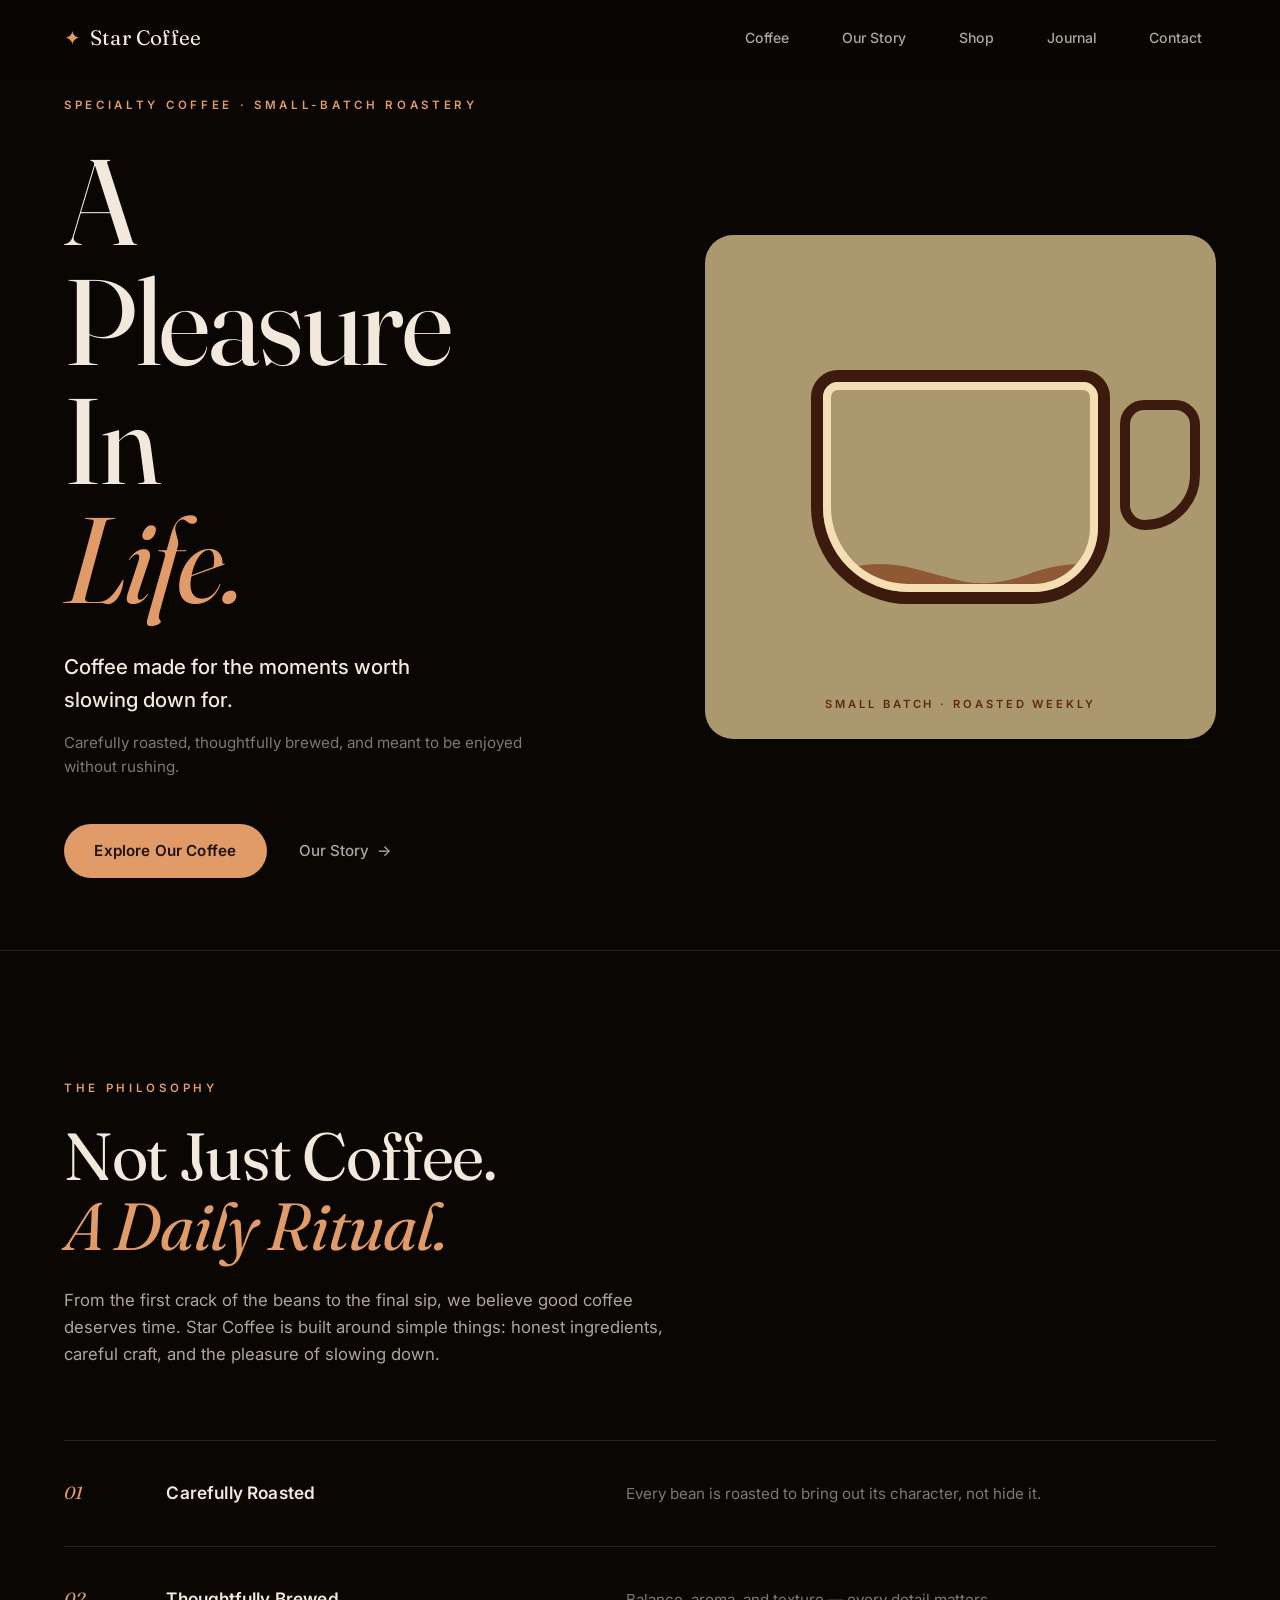
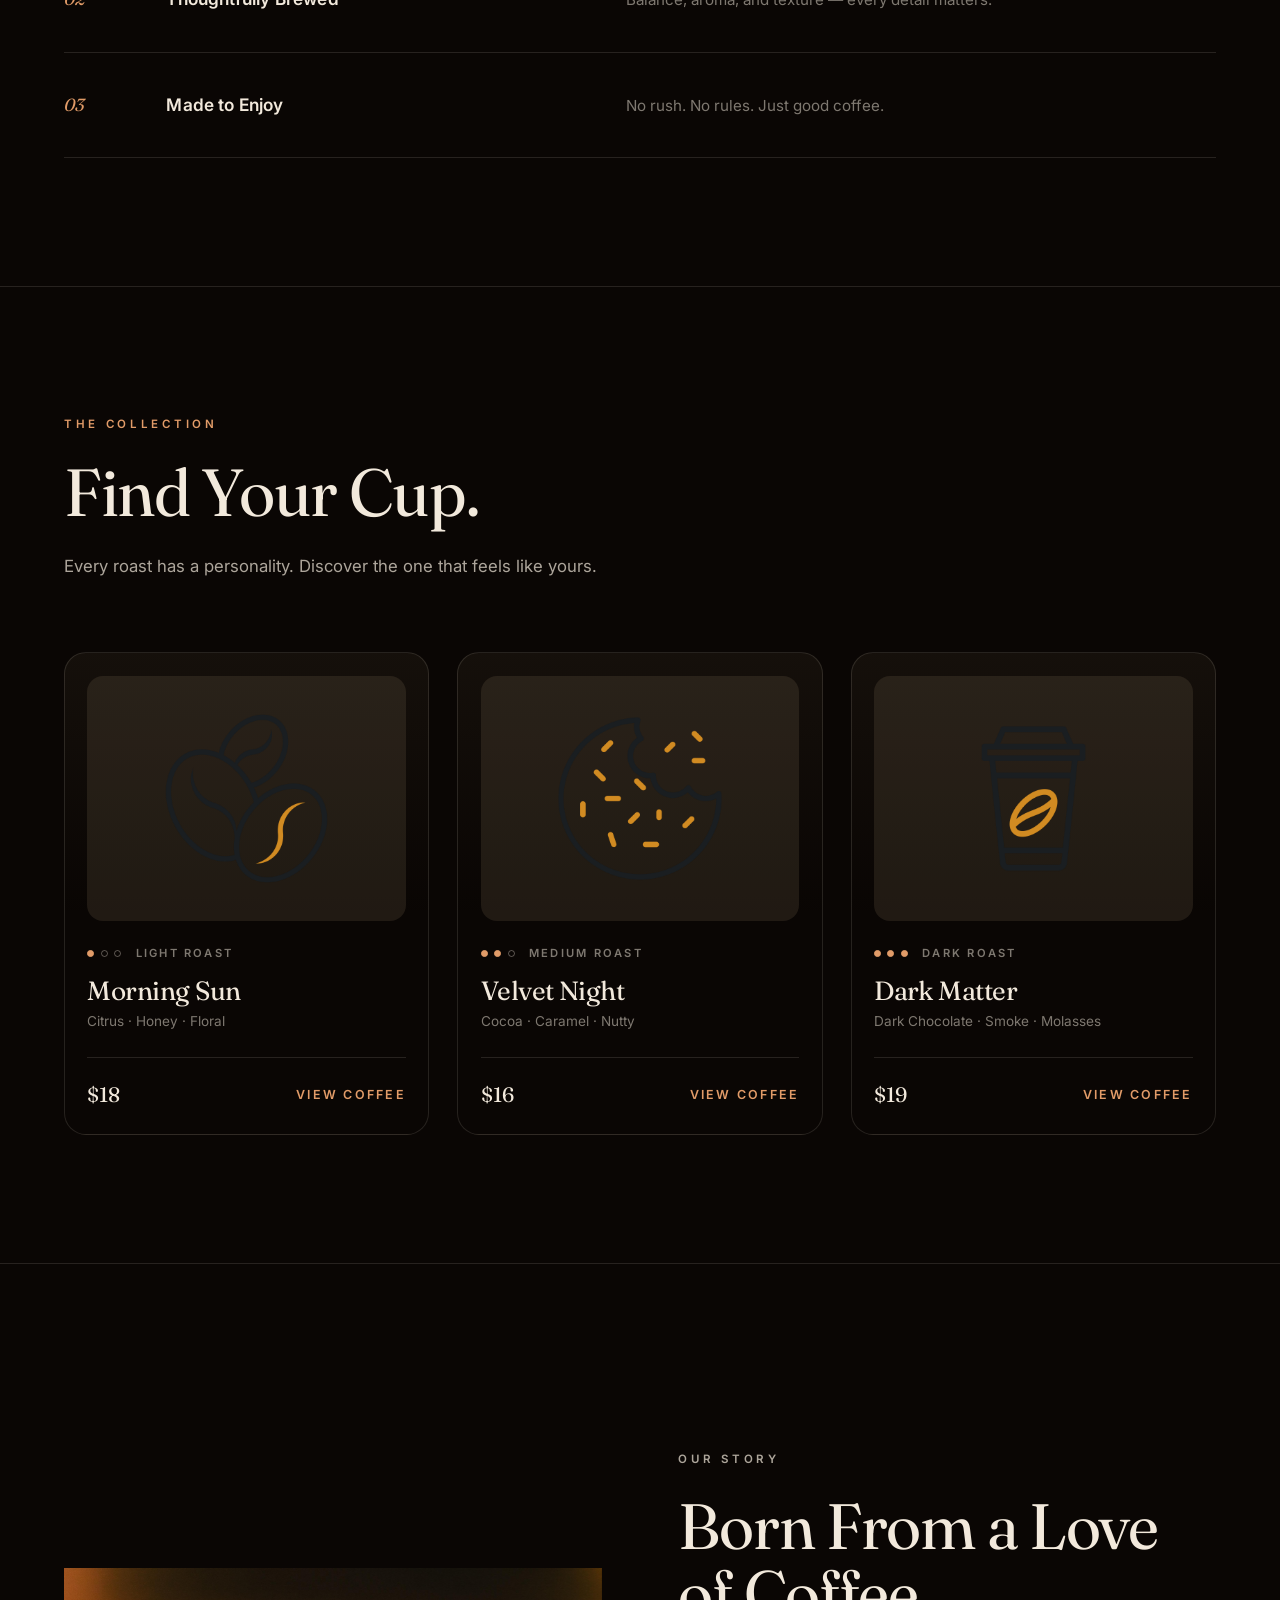
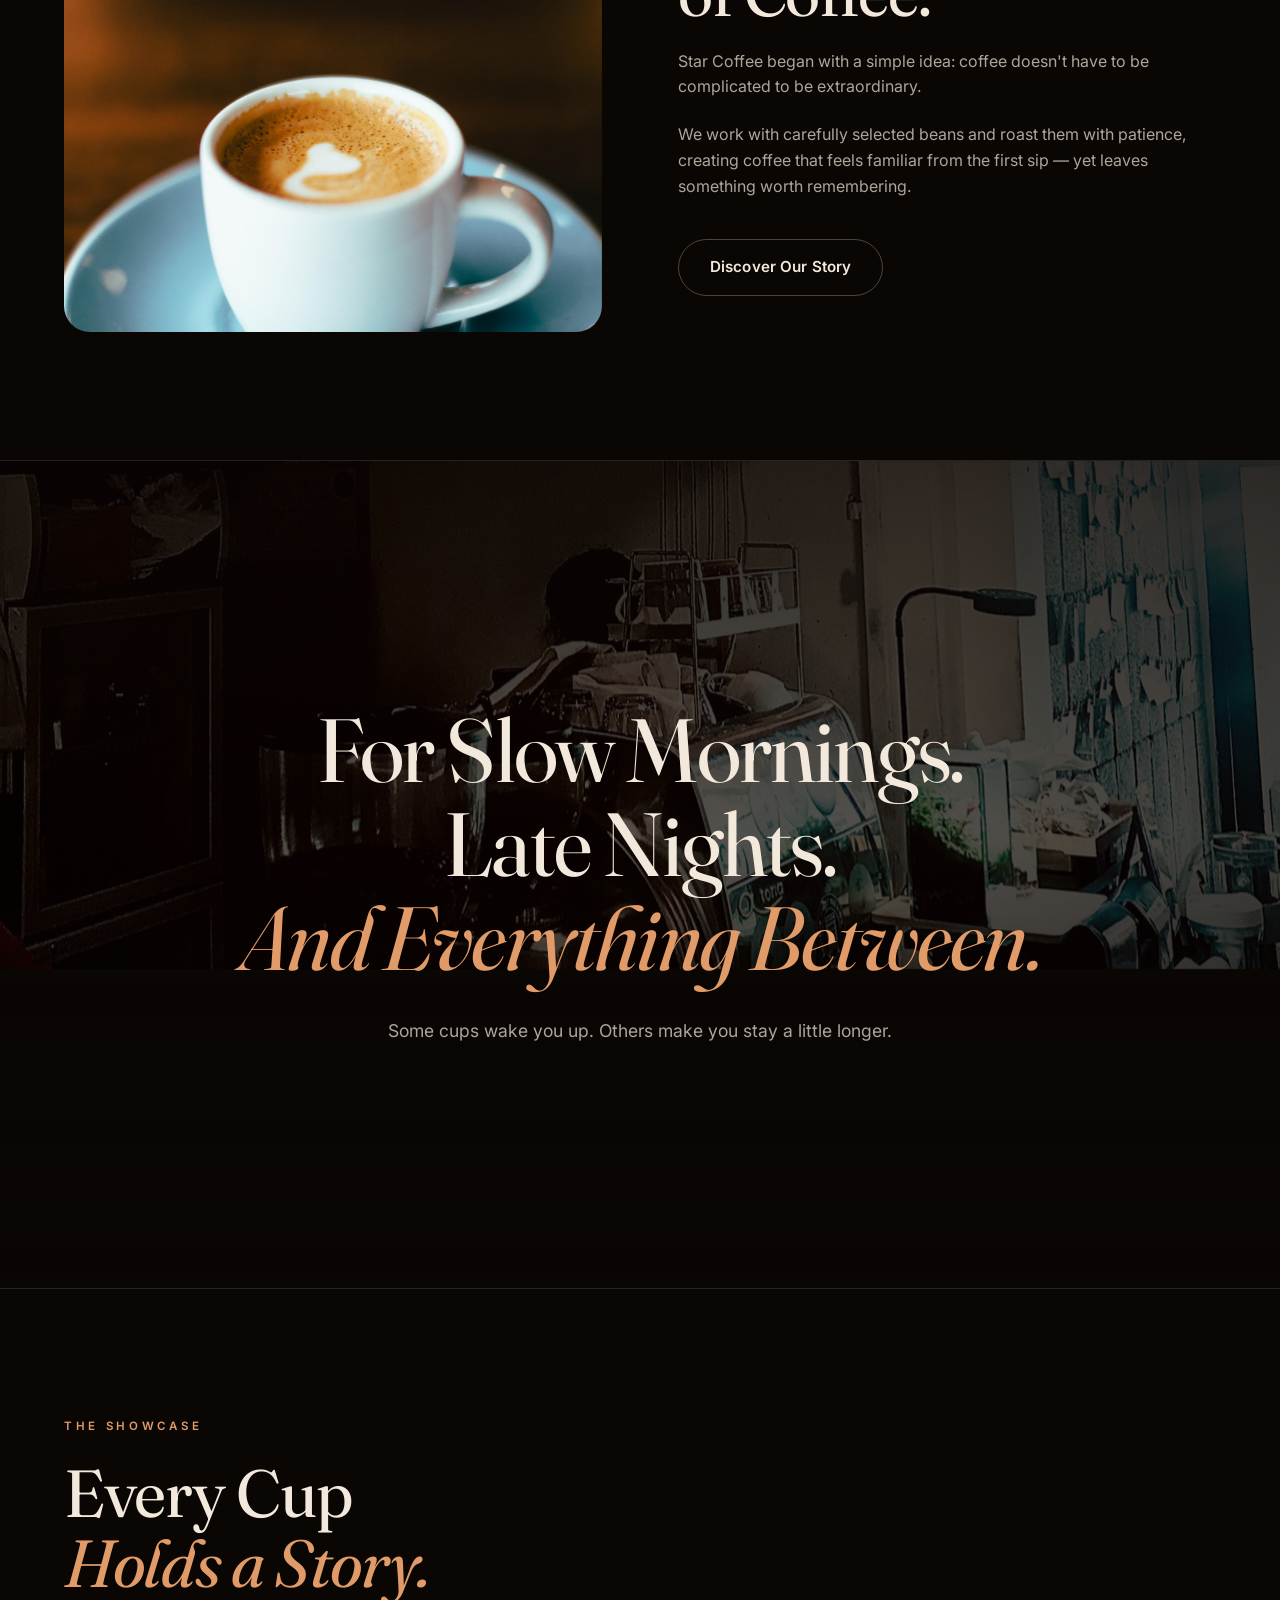
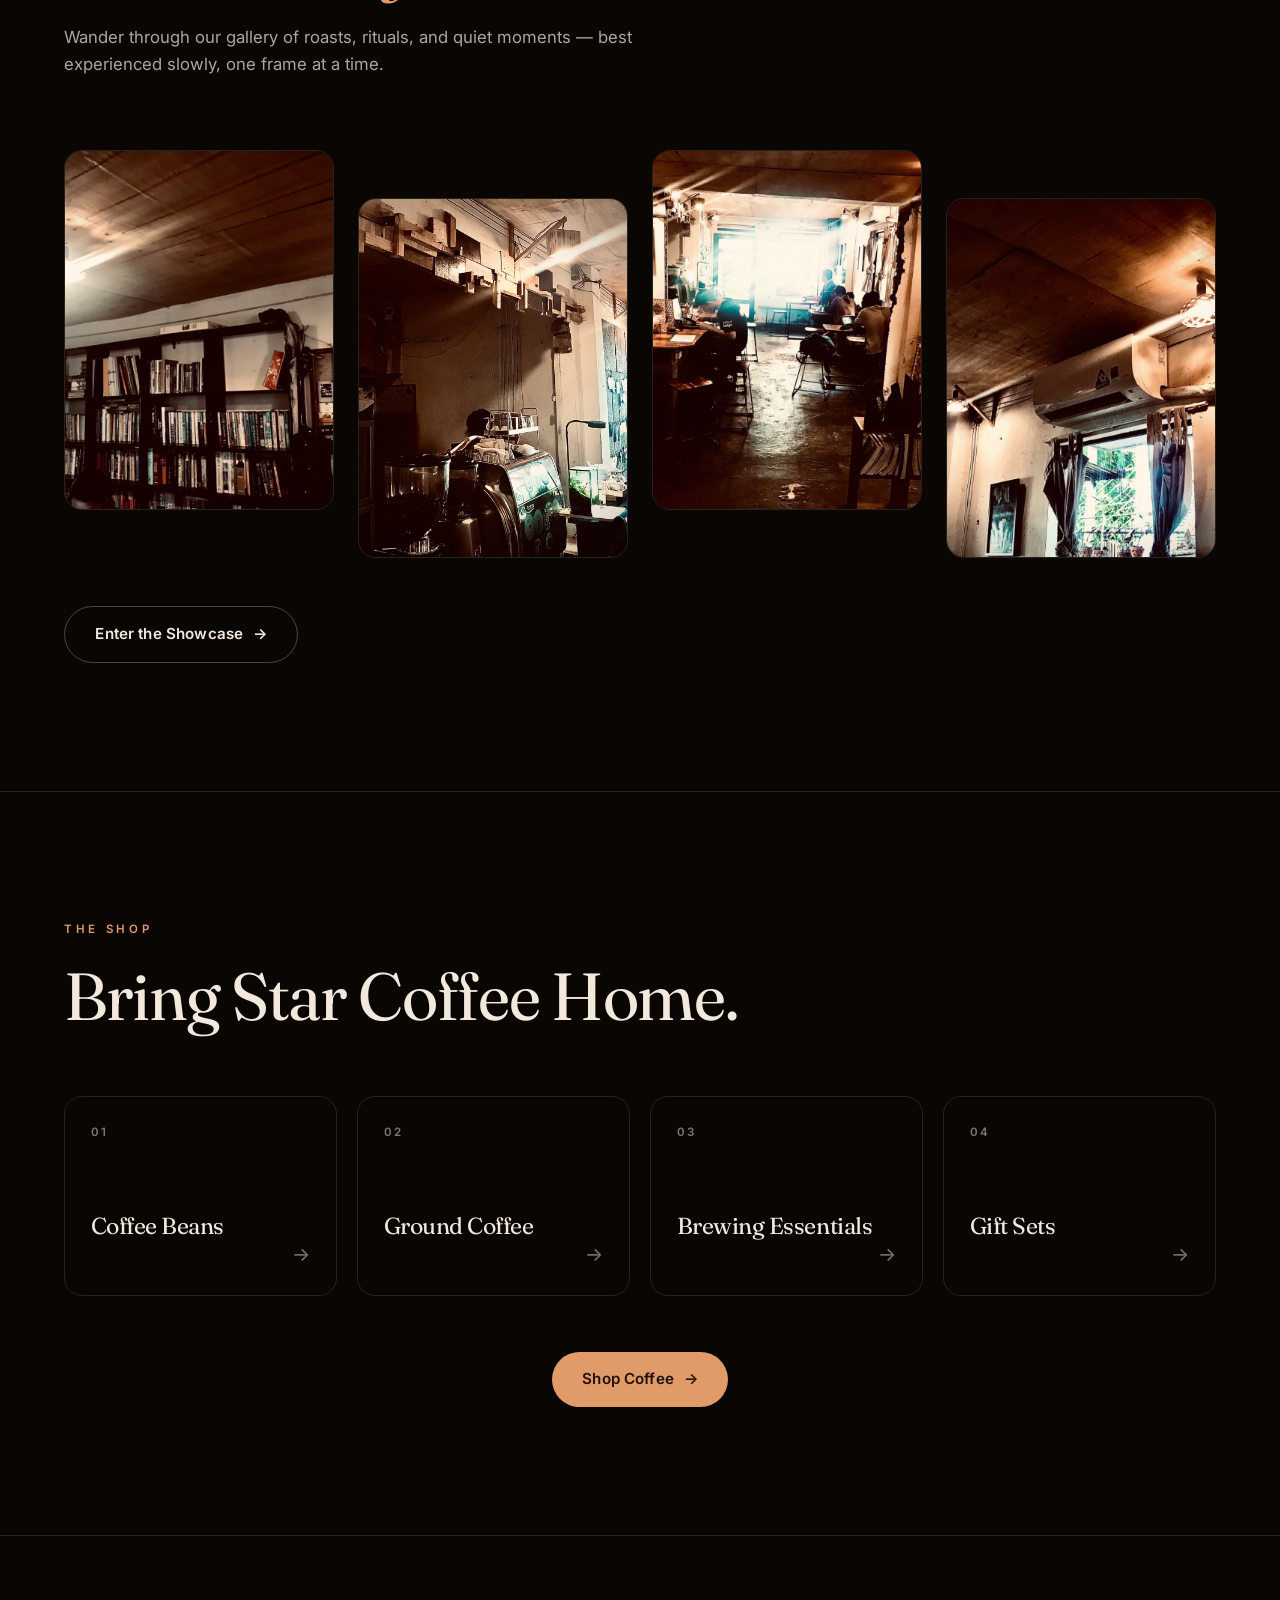
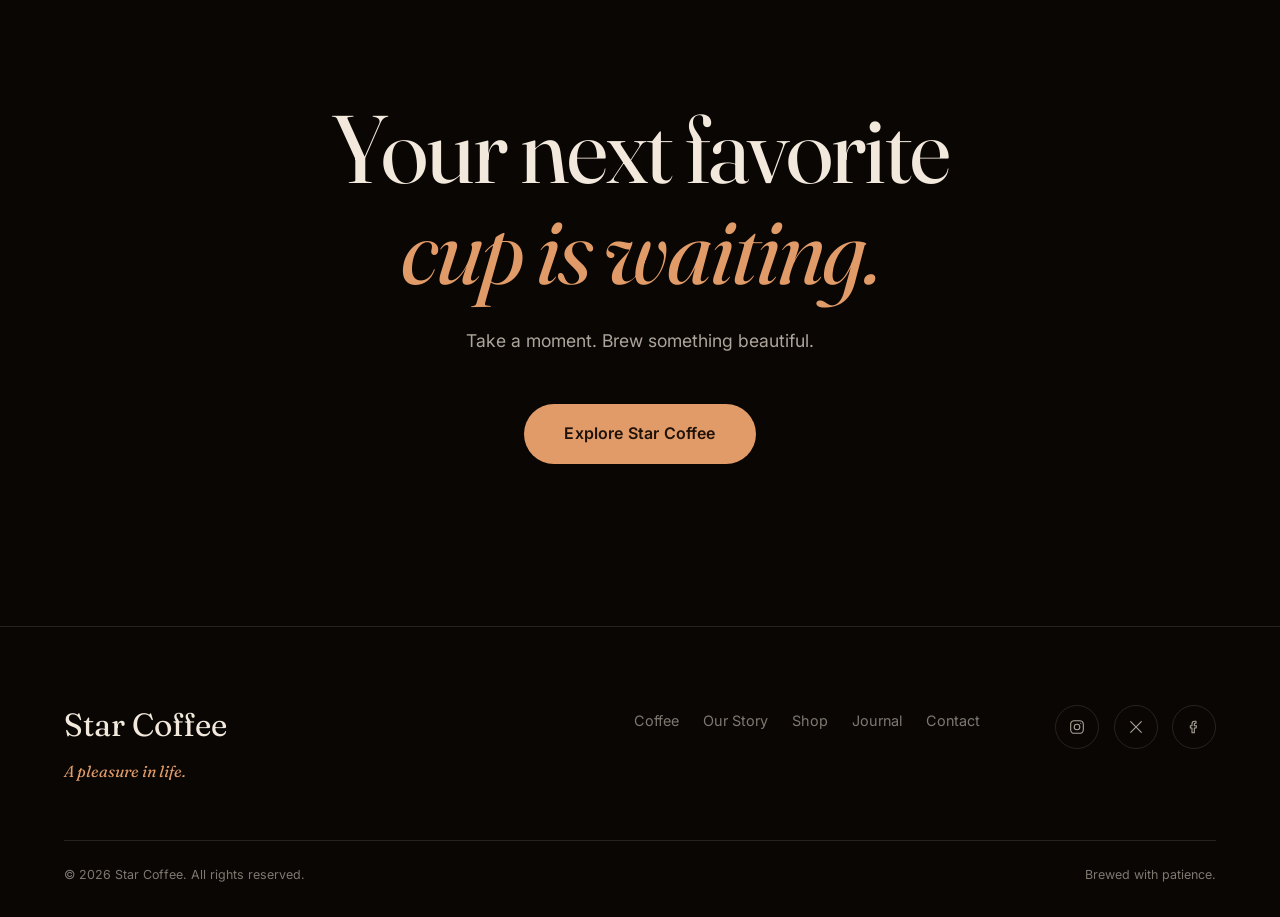
<file: index.html>
<!DOCTYPE html>
<html lang="en">
<head>
    <meta charset="UTF-8">
    <meta name="viewport" content="width=device-width, initial-scale=1.0">
    <title>Star Coffee — A Pleasure in Life</title>
    <meta name="description" content="Star Coffee. Carefully roasted, thoughtfully brewed, and meant to be enjoyed without rushing.">
    <link rel="icon" type="image/png" href="assets/animation/coffee.png">
    <link rel="preconnect" href="https://fonts.googleapis.com">
    <link rel="preconnect" href="https://fonts.gstatic.com" crossorigin>
    <link href="https://fonts.googleapis.com/css2?family=Fraunces:ital,opsz,wght@0,9..144,300..600;1,9..144,300..600&family=Inter:wght@400;500;600&display=swap" rel="stylesheet">
    <link rel="stylesheet" href="css/colours.css">
    <link rel="stylesheet" href="css/coffee.css">
    <link rel="stylesheet" href="css/style.css">
    <link rel="stylesheet" href="css/media.css">
</head>
<body>
<a class="skip-link" href="#main">Skip to content</a>

<header class="site-nav" id="siteNav">
    <div class="nav-inner wrap">
        <a href="#top" class="brand" aria-label="Star Coffee — home">
            <span class="brand-star" aria-hidden="true">✦</span><span>Star Coffee</span>
        </a>
        <nav class="nav-links" aria-label="Primary">
            <a href="#collection">Coffee</a>
            <a href="#story">Our Story</a>
            <a href="#shop">Shop</a>
            <a href="#journal">Journal</a>
            <a href="#contact">Contact</a>
        </nav>
        <button class="menu-toggle" id="menuToggle" aria-label="Open menu" aria-expanded="false" aria-controls="menuBox">
            <img src="assets/icons/menu.png" id="menuIcon" alt="">
        </button>
    </div>
</header>

<div class="menu-box" id="menuBox">
    <ul>
        <li><a href="#collection">Coffee</a></li>
        <li><a href="#story">Our Story</a></li>
        <li><a href="#shop">Shop</a></li>
        <li><a href="#journal">Journal</a></li>
        <li><a href="#contact">Contact</a></li>
    </ul>
</div>

<main id="main">

    <section class="hero" id="top">
        <div class="hero-inner wrap">
            <div class="hero-copy">
                <p class="eyebrow reveal">Specialty Coffee · Small-Batch Roastery</p>
                <h1 class="hero-title reveal" data-delay="1">
                    <span>A</span>
                    <span>Pleasure</span>
                    <span>In</span>
                    <span class="accent">Life.</span>
                </h1>
                <p class="hero-lede reveal" data-delay="2">Coffee made for the moments worth slowing down for.</p>
                <p class="hero-sub reveal" data-delay="3">Carefully roasted, thoughtfully brewed, and meant to be enjoyed without rushing.</p>
                <div class="hero-actions reveal" data-delay="4">
                    <a class="btn btn-solid" href="#collection">Explore Our Coffee</a>
                    <a class="link-arrow" href="#story">Our Story <span aria-hidden="true">→</span></a>
                </div>
            </div>
            <div class="hero-visual reveal" data-delay="2">
                <div class="visual-panel">
                    <div class="cup">
                        <div class="cup-handle"></div>
                    </div>
                    <p class="visual-caption">Small Batch · Roasted Weekly</p>
                </div>
            </div>
        </div>
    </section>

    <section class="section-block" id="philosophy">
        <div class="wrap">
            <div class="section-head reveal">
                <p class="eyebrow">The Philosophy</p>
                <h2>Not Just Coffee.<span class="line"><em>A Daily Ritual.</em></span></h2>
                <p class="section-desc">From the first crack of the beans to the final sip, we believe good coffee deserves time. Star Coffee is built around simple things: honest ingredients, careful craft, and the pleasure of slowing down.</p>
            </div>
            <ol class="features">
                <li class="feature reveal">
                    <span class="feature-num">01</span>
                    <h3>Carefully Roasted</h3>
                    <p>Every bean is roasted to bring out its character, not hide it.</p>
                </li>
                <li class="feature reveal" data-delay="1">
                    <span class="feature-num">02</span>
                    <h3>Thoughtfully Brewed</h3>
                    <p>Balance, aroma, and texture — every detail matters.</p>
                </li>
                <li class="feature reveal" data-delay="2">
                    <span class="feature-num">03</span>
                    <h3>Made to Enjoy</h3>
                    <p>No rush. No rules. Just good coffee.</p>
                </li>
            </ol>
        </div>
    </section>

    <section class="section-block" id="collection">
        <div class="wrap">
            <div class="section-head reveal">
                <p class="eyebrow">The Collection</p>
                <h2>Find Your Cup.</h2>
                <p class="section-desc">Every roast has a personality. Discover the one that feels like yours.</p>
            </div>
            <div class="products">
                <article class="product reveal">
                    <div class="pack-shot">
                        <img src="assets/products/specialty1.png" alt="Morning Sun — light roast coffee packaging" loading="lazy">
                    </div>
                    <div class="roast-level" role="img" aria-label="Light roast">
                        <i class="on"></i><i></i><i></i>
                        <span>Light Roast</span>
                    </div>
                    <h3>Morning Sun</h3>
                    <p class="notes">Citrus · Honey · Floral</p>
                    <div class="product-foot">
                        <span class="price">$18</span>
                        <a href="#" class="btn-text">View Coffee</a>
                    </div>
                </article>
                <article class="product reveal" data-delay="1">
                    <div class="pack-shot">
                        <img src="assets/products/specialty2.png" alt="Velvet Night — medium roast coffee packaging" loading="lazy">
                    </div>
                    <div class="roast-level" role="img" aria-label="Medium roast">
                        <i class="on"></i><i class="on"></i><i></i>
                        <span>Medium Roast</span>
                    </div>
                    <h3>Velvet Night</h3>
                    <p class="notes">Cocoa · Caramel · Nutty</p>
                    <div class="product-foot">
                        <span class="price">$16</span>
                        <a href="#" class="btn-text">View Coffee</a>
                    </div>
                </article>
                <article class="product reveal" data-delay="2">
                    <div class="pack-shot">
                        <img src="assets/products/specialty3.png" alt="Dark Matter — dark roast coffee packaging" loading="lazy">
                    </div>
                    <div class="roast-level" role="img" aria-label="Dark roast">
                        <i class="on"></i><i class="on"></i><i class="on"></i>
                        <span>Dark Roast</span>
                    </div>
                    <h3>Dark Matter</h3>
                    <p class="notes">Dark Chocolate · Smoke · Molasses</p>
                    <div class="product-foot">
                        <span class="price">$19</span>
                        <a href="#" class="btn-text">View Coffee</a>
                    </div>
                </article>
            </div>
        </div>
    </section>

    <section class="section-block" id="story">
        <div class="wrap story-grid">
            <figure class="story-media reveal">
                <img src="assets/photos/coffee1.jpg" alt="Atmospheric photograph of freshly brewed coffee" loading="lazy" data-parallax="0.08">
            </figure>
            <div class="story-copy">
                <p class="eyebrow reveal">Our Story</p>
                <h2 class="reveal" data-delay="1">Born From a Love of Coffee.</h2>
                <p class="reveal" data-delay="2">Star Coffee began with a simple idea: coffee doesn't have to be complicated to be extraordinary.</p>
                <p class="reveal" data-delay="3">We work with carefully selected beans and roast them with patience, creating coffee that feels familiar from the first sip — yet leaves something worth remembering.</p>
                <a href="#" class="btn btn-outline reveal" data-delay="4">Discover Our Story</a>
            </div>
        </div>
    </section>

    <section class="lifestyle" id="journal">
        <img class="lifestyle-bg" src="assets/photos/2.jpg" alt="" loading="lazy" data-parallax="-0.12">
        <div class="lifestyle-inner wrap">
            <h2 class="reveal"><span class="line">For Slow Mornings.</span><span class="line">Late Nights.</span><span class="line"><em>And Everything Between.</em></span></h2>
            <p class="reveal" data-delay="2">Some cups wake you up. Others make you stay a little longer.</p>
        </div>
    </section>

    <section class="section-block" id="showcase">
        <div class="wrap">
            <div class="section-head reveal">
                <p class="eyebrow">The Showcase</p>
                <h2><span class="line">Every Cup</span><span class="line"><em>Holds a Story.</em></span></h2>
                <p class="section-desc">Wander through our gallery of roasts, rituals, and quiet moments — best experienced slowly, one frame at a time.</p>
            </div>
            <a class="showcase-link" href="./slider.html" aria-label="Open the Star Coffee photo showcase">
                <span class="showcase-strip">
                    <figure class="showcase-frame reveal"><img src="assets/photos/1.jpg" alt="Star Coffee moment 01" loading="lazy"></figure>
                    <figure class="showcase-frame reveal" data-delay="1"><img src="assets/photos/2.jpg" alt="Star Coffee moment 02" loading="lazy"></figure>
                    <figure class="showcase-frame reveal" data-delay="2"><img src="assets/photos/3.jpg" alt="Star Coffee moment 03" loading="lazy"></figure>
                    <figure class="showcase-frame reveal" data-delay="3"><img src="assets/photos/4.jpg" alt="Star Coffee moment 04" loading="lazy"></figure>
                </span>
                <span class="btn btn-outline showcase-cta">Enter the Showcase <span aria-hidden="true">→</span></span>
            </a>
        </div>
    </section>

    <section class="section-block" id="shop">
        <div class="wrap">
            <div class="section-head reveal">
                <p class="eyebrow">The Shop</p>
                <h2>Bring Star Coffee Home.</h2>
            </div>
            <div class="shop-grid">
                <a href="#" class="shop-tile reveal">
                    <span class="tile-num">01</span>
                    <h3>Coffee Beans</h3>
                    <span class="tile-arrow" aria-hidden="true">→</span>
                </a>
                <a href="#" class="shop-tile reveal" data-delay="1">
                    <span class="tile-num">02</span>
                    <h3>Ground Coffee</h3>
                    <span class="tile-arrow" aria-hidden="true">→</span>
                </a>
                <a href="#" class="shop-tile reveal" data-delay="2">
                    <span class="tile-num">03</span>
                    <h3>Brewing Essentials</h3>
                    <span class="tile-arrow" aria-hidden="true">→</span>
                </a>
                <a href="#" class="shop-tile reveal" data-delay="3">
                    <span class="tile-num">04</span>
                    <h3>Gift Sets</h3>
                    <span class="tile-arrow" aria-hidden="true">→</span>
                </a>
            </div>
            <div class="shop-cta reveal">
                <a href="#" class="btn btn-solid">Shop Coffee <span aria-hidden="true">→</span></a>
            </div>
        </div>
    </section>

    <section class="final-cta">
        <div class="wrap">
            <h2 class="reveal"><span class="line">Your next favorite</span><span class="line"><em>cup is waiting.</em></span></h2>
            <p class="reveal" data-delay="1">Take a moment. Brew something beautiful.</p>
            <a href="#collection" class="btn btn-solid btn-lg reveal" data-delay="2">Explore Star Coffee</a>
        </div>
    </section>

</main>

<footer class="footer" id="contact">
    <div class="wrap">
        <div class="footer-top">
            <div>
                <p class="footer-logo">Star Coffee</p>
                <p class="footer-tag">A pleasure in life.</p>
            </div>
            <nav class="footer-nav" aria-label="Footer">
                <a href="#collection">Coffee</a>
                <a href="#story">Our Story</a>
                <a href="#shop">Shop</a>
                <a href="#journal">Journal</a>
                <a href="#contact">Contact</a>
            </nav>
            <div class="footer-social">
                <a href="#" aria-label="Instagram">
                    <svg viewBox="0 0 24 24" fill="none" stroke="currentColor" stroke-width="1.6" stroke-linecap="round" stroke-linejoin="round" aria-hidden="true"><rect x="2.5" y="2.5" width="19" height="19" rx="5.5"/><circle cx="12" cy="12" r="4.2"/><circle cx="17.6" cy="6.4" r="0.9" fill="currentColor" stroke="none"/></svg>
                </a>
                <a href="#" aria-label="X (Twitter)">
                    <svg viewBox="0 0 24 24" fill="none" stroke="currentColor" stroke-width="1.6" stroke-linecap="round" aria-hidden="true"><path d="M4 4l16 16M20 4L4 20"/></svg>
                </a>
                <a href="#" aria-label="Facebook">
                    <svg viewBox="0 0 24 24" fill="none" stroke="currentColor" stroke-width="1.6" stroke-linecap="round" stroke-linejoin="round" aria-hidden="true"><path d="M15 3.5h-2.2A3.8 3.8 0 0 0 9 7.3V10H6.5v3.5H9v7h3.5v-7h2.7l.5-3.5h-3.2V7.6c0-.6.5-1.1 1.1-1.1H15Z"/></svg>
                </a>
            </div>
        </div>
        <div class="footer-bottom">
            <p>© <span id="year">2026</span> Star Coffee. All rights reserved.</p>
            <p>Brewed with patience.</p>
        </div>
    </div>
</footer>

<script src="js/main.js"></script>
</body>
</html>
</file>
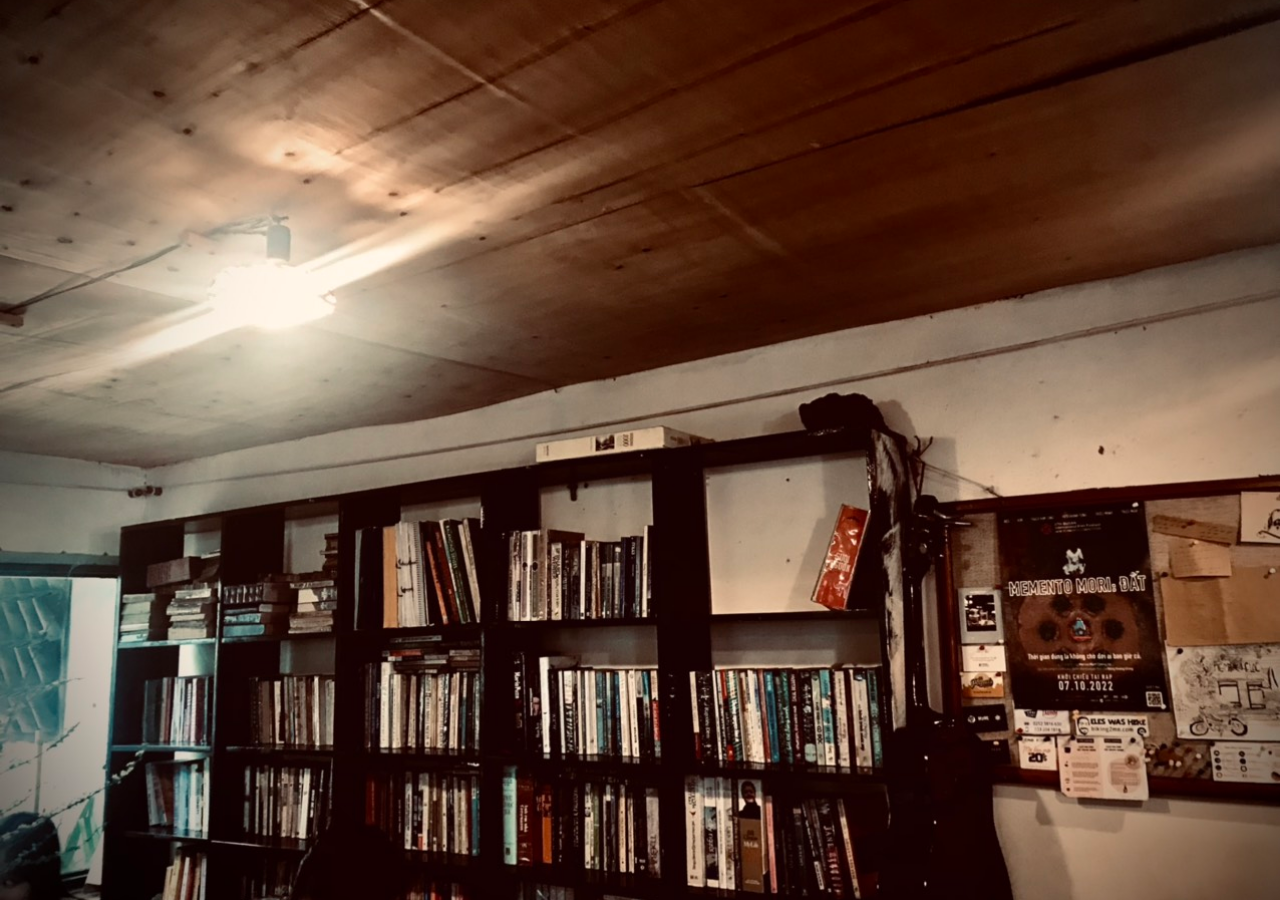
<file: slider.html>
<!DOCTYPE html>
<html lang="en">
<head>
    <meta charset="UTF-8">
    <meta http-equiv="X-UA-Compatible" content="IE=edge">
    <meta name="viewport" content="width=device-width, initial-scale=1.0">

    <title>Horizontal Coffee Slider</title>

    <link rel="preconnect" href="https://fonts.googleapis.com">
    <link rel="preconnect" href="https://fonts.gstatic.com" crossorigin>
    <link href="https://fonts.googleapis.com/css2?family=Fraunces:ital,opsz,wght@0,9..144,300..600;1,9..144,300..600&family=Inter:wght@400;500;600&display=swap" rel="stylesheet">

    <link rel="stylesheet" href="css/colours.css">
    <link rel="stylesheet" href="css/slider.css">
    <link rel="stylesheet" href="css/media.css">
</head>

<body>

  <div class="coffee-container">

    <section>
      <img src="assets/photos/1.jpg" alt="num1">
    </section>

    <section>
      <img src="assets/photos/2.jpg" alt="num2">
    </section>

    <section>
      <img src="assets/photos/3.jpg" alt="num3">
    </section>

    <section>
      <img src="assets/photos/4.jpg" alt="num4">
    </section>

    <section class="slider-end">
      <h1><a href="index.html">Go Back</a></h1>
    </section>

  </div>

  <script src="js/slider.js"></script>

</body>
</html>
</file>
<file: css/colours.css>
/*========== Colours ==========*/
:root {
  --white-coffee: #ab986f;
  --black-bean: #3c1a0e;
  --black-bean-2: #5e2815;
  --tan-crayola: #e19b68;
  --sandy-brown: #f4a460;
  --eerie-black: #212121;
  --smoky-black: #0a0604;
  --deep-space-sparkle: #455559;
  --xiketic: #10060f;
  --fire-opal: #e5594c;
  --princeton-orange: #e47a30;
  --bistre: #351e14;
  --rich-black-fogra-39: #010003;
  --cream: #f2e9dc;
  --cream-70: rgba(242, 233, 220, 0.7);
  --cream-50: rgba(242, 233, 220, 0.5);
  --line: rgba(242, 233, 220, 0.12);
  --ink: #20120a;
}
</file>
<file: css/coffee.css>
/*========== Coffee Cup ==========*/
@keyframes filling {
  0%,
  100% {
    background-position: 0 130px;
  }
  50% {
    background-position: 600px -70px;
  }
}

.cup {
  position: absolute;
  width: 275px;
  height: 210px;
  border: 8px solid wheat;
  box-shadow: 0 0 0 12px var(--black-bean);
  border-radius: 15px 15px 65px 85px;
  background: url(../assets/animation/coffee.png);
  background-repeat: repeat-x;
  background-position: 0 130px;
  animation: filling 4s infinite;
}

.cup .cup-handle {
  position: absolute;
  top: 10px;
  right: -110px;
  width: 80px;
  height: 130px;
  border: 10px solid var(--black-bean);
  border-radius: 35px 36px 80px 36px;
}
</file>
<file: css/style.css>
*,
*::before,
*::after {
  box-sizing: border-box;
  margin: 0;
  padding: 0;
}

html {
  scroll-behavior: smooth;
  scroll-padding-top: 5.5rem;
}

body {
  background-color: var(--smoky-black);
  color: var(--cream);
  font-family: "Inter", sans-serif;
  font-size: 16px;
  line-height: 1.6;
  -webkit-font-smoothing: antialiased;
}

body.no-scroll {
  overflow: hidden;
}

img {
  max-width: 100%;
  display: block;
}

a {
  color: inherit;
  text-decoration: none;
}

ul,
ol {
  list-style: none;
}

button {
  font: inherit;
  background: none;
  border: none;
  cursor: pointer;
  color: inherit;
}

:focus-visible {
  outline: 2px solid var(--tan-crayola);
  outline-offset: 3px;
  border-radius: 2px;
}

::selection {
  background: var(--tan-crayola);
  color: var(--ink);
}

.wrap {
  width: min(100% - 2.5rem, 1180px);
  margin-inline: auto;
}

@media (min-width: 600px) {
  .wrap {
    width: min(90%, 1180px);
  }
}

h1,
h2,
h3 {
  font-family: "Fraunces", serif;
  font-weight: 400;
  line-height: 1.05;
  letter-spacing: -0.02em;
  overflow-wrap: break-word;
}

.line {
  display: block;
}

.eyebrow {
  font-size: 0.72rem;
  font-weight: 600;
  letter-spacing: 0.32em;
  text-transform: uppercase;
  color: var(--tan-crayola);
}

.skip-link {
  position: absolute;
  left: -9999px;
  top: 0;
  background: var(--tan-crayola);
  color: var(--ink);
  padding: 0.75rem 1.25rem;
  border-radius: 0 0 12px 0;
  z-index: 2000;
}

.skip-link:focus {
  left: 0;
}

.site-nav {
  position: fixed;
  inset-inline: 0;
  top: 0;
  z-index: 1000;
  background: rgba(10, 6, 4, 0.35);
  backdrop-filter: blur(14px);
  -webkit-backdrop-filter: blur(14px);
  transition: background 0.45s ease, box-shadow 0.45s ease;
}

.site-nav.scrolled {
  background: rgba(10, 6, 4, 0.85);
  box-shadow: 0 1px 0 var(--line);
}

.nav-inner {
  height: 76px;
  display: flex;
  align-items: center;
  justify-content: space-between;
  transition: height 0.45s ease;
}

.site-nav.scrolled .nav-inner {
  height: 64px;
}

.brand {
  display: inline-flex;
  align-items: baseline;
  gap: 0.55rem;
  font-family: "Fraunces", serif;
  font-size: 1.3rem;
  letter-spacing: 0.01em;
  color: var(--cream);
  white-space: nowrap;
}

.brand-star {
  color: var(--tan-crayola);
  font-size: 0.95em;
  transition: transform 0.6s cubic-bezier(0.22, 0.61, 0.36, 1);
  display: inline-block;
}

.brand:hover .brand-star {
  transform: rotate(180deg) scale(1.15);
}

.nav-links {
  display: flex;
  align-items: center;
  gap: clamp(0.5rem, 2vw, 2rem);
}

.nav-links a {
  position: relative;
  font-size: 0.88rem;
  font-weight: 500;
  color: var(--cream-70);
  padding: 0.5rem 0.85rem;
  transition: color 0.35s ease;
}

.nav-links a::after {
  content: "";
  position: absolute;
  left: 0.85rem;
  right: 0.85rem;
  bottom: 0.15rem;
  height: 1px;
  background: var(--tan-crayola);
  transform: scaleX(0);
  transform-origin: left;
  transition: transform 0.45s cubic-bezier(0.22, 0.61, 0.36, 1);
}

.nav-links a:hover {
  color: var(--cream);
}

.nav-links a:hover::after {
  transform: scaleX(1);
}

.menu-toggle {
  display: none;
  place-items: center;
  min-width: 44px;
  min-height: 44px;
  border: 1px solid var(--line);
  border-radius: 12px;
  transition: border-color 0.35s ease;
}

.menu-toggle:hover {
  border-color: rgba(225, 155, 104, 0.5);
}

.menu-toggle img {
  width: 22px;
  height: 22px;
}

.menu-box {
  position: fixed;
  top: 0;
  right: 0;
  z-index: 999;
  width: 0;
  height: 100%;
  overflow: hidden;
  background: rgba(10, 6, 4, 0.97);
  backdrop-filter: blur(20px);
  -webkit-backdrop-filter: blur(20px);
  border-bottom-left-radius: 100%;
  display: flex;
  align-items: center;
  justify-content: center;
  transition: width 0.65s cubic-bezier(0.22, 0.61, 0.36, 1),
    border-bottom-left-radius 0.65s cubic-bezier(0.22, 0.61, 0.36, 1);
}

.menu-box.open-menu {
  width: 100%;
  border-bottom-left-radius: 0;
}

.menu-box ul {
  text-align: center;
}

.menu-box ul li {
  opacity: 0;
  transform: translateY(30px);
  transition: opacity 0.7s ease, transform 0.7s cubic-bezier(0.22, 0.61, 0.36, 1);
}

.menu-box.open-menu ul li {
  opacity: 1;
  transform: translateY(0);
}

.menu-box.open-menu ul li:nth-child(1) { transition-delay: 0.3s; }
.menu-box.open-menu ul li:nth-child(2) { transition-delay: 0.38s; }
.menu-box.open-menu ul li:nth-child(3) { transition-delay: 0.46s; }
.menu-box.open-menu ul li:nth-child(4) { transition-delay: 0.54s; }
.menu-box.open-menu ul li:nth-child(5) { transition-delay: 0.62s; }

.menu-box ul li a {
  display: inline-block;
  padding: 0.4rem 1rem;
  font-family: "Fraunces", serif;
  font-size: clamp(2rem, 8vw, 3.4rem);
  color: var(--cream-70);
  transition: color 0.4s ease, letter-spacing 0.4s ease;
}

.menu-box ul li a:hover {
  color: var(--tan-crayola);
  font-style: italic;
  letter-spacing: 0.02em;
}

.hero {
  min-height: 100vh;
  min-height: 100svh;
  display: grid;
  align-items: center;
  padding-top: 96px;
  padding-bottom: clamp(3rem, 8vh, 5rem);
}

.hero-inner {
  display: grid;
  grid-template-columns: minmax(0, 1.05fr) minmax(0, 0.95fr);
  gap: clamp(2.5rem, 6vw, 5rem);
  align-items: center;
}

.hero-title {
  margin-top: 1.75rem;
  font-size: clamp(3.2rem, min(9.5vw, 14vh), 8rem);
  line-height: 0.98;
}

.hero-title span {
  display: block;
}

.hero-title .accent {
  font-style: italic;
  color: var(--tan-crayola);
}

.hero-lede {
  margin-top: 2rem;
  font-size: clamp(1.1rem, 1.6vw, 1.3rem);
  font-weight: 500;
  color: var(--cream);
  max-width: 30ch;
}

.hero-sub {
  margin-top: 0.9rem;
  font-size: 0.95rem;
  color: var(--cream-50);
  max-width: 46ch;
}

.hero-actions {
  margin-top: 2.75rem;
  display: flex;
  align-items: center;
  gap: 2rem;
  flex-wrap: wrap;
}

.btn {
  display: inline-flex;
  align-items: center;
  justify-content: center;
  gap: 0.6rem;
  border-radius: 999px;
  font-weight: 600;
  font-size: 0.95rem;
  letter-spacing: 0.01em;
  text-align: center;
  transition: transform 0.4s cubic-bezier(0.22, 0.61, 0.36, 1),
    background-color 0.4s ease, color 0.4s ease, border-color 0.4s ease;
}

.btn-solid {
  background: var(--tan-crayola);
  color: var(--ink);
  padding: 0.95rem 1.9rem;
}

.btn-solid:hover {
  background: var(--sandy-brown);
  transform: translateY(-3px);
}

.btn-solid:active {
  transform: translateY(-1px);
}

.btn-outline {
  border: 1px solid rgba(242, 233, 220, 0.28);
  color: var(--cream);
  padding: 0.95rem 1.9rem;
}

.btn-outline:hover {
  border-color: var(--tan-crayola);
  color: var(--tan-crayola);
  transform: translateY(-3px);
}

.btn-lg {
  padding: 1.1rem 2.5rem;
  font-size: 1rem;
}

.link-arrow {
  display: inline-flex;
  align-items: center;
  gap: 0.5rem;
  font-weight: 500;
  font-size: 0.95rem;
  color: var(--cream-70);
  transition: color 0.35s ease;
}

.link-arrow span {
  display: inline-block;
  transition: transform 0.45s cubic-bezier(0.22, 0.61, 0.36, 1);
}

.link-arrow:hover {
  color: var(--sandy-brown);
}

.link-arrow:hover span {
  transform: translateX(6px);
}

.visual-panel {
  position: relative;
  min-height: clamp(420px, 56vh, 580px);
  background: var(--white-coffee);
  border-radius: 28px;
  display: flex;
  align-items: center;
  justify-content: center;
  overflow: hidden;
}

.visual-caption {
  position: absolute;
  bottom: 1.6rem;
  left: 1rem;
  right: 1rem;
  text-align: center;
  font-size: 0.7rem;
  font-weight: 600;
  letter-spacing: 0.26em;
  text-transform: uppercase;
  color: var(--black-bean-2);
}

section {
  position: relative;
}

.section-block {
  padding-block: clamp(4rem, 10vw, 9rem);
  border-top: 1px solid var(--line);
}

.section-head {
  max-width: 760px;
}

.section-head h2 {
  margin-top: 1.5rem;
  font-size: clamp(2.25rem, 5.2vw, 4.3rem);
}

.section-head h2 em {
  font-style: italic;
  color: var(--tan-crayola);
}

.section-desc {
  margin-top: 1.6rem;
  font-size: 1.05rem;
  color: var(--cream-70);
  max-width: 58ch;
}

.features {
  margin-top: 4.5rem;
}

.feature {
  display: grid;
  grid-template-columns: 4rem minmax(0, 1fr) minmax(0, 1.4fr);
  gap: clamp(1.25rem, 3vw, 2.5rem);
  align-items: baseline;
  padding-block: 2.4rem;
  border-top: 1px solid var(--line);
}

.feature:last-child {
  border-bottom: 1px solid var(--line);
}

.feature-num {
  font-family: "Fraunces", serif;
  font-style: italic;
  font-size: 1.1rem;
  color: var(--tan-crayola);
}

.feature h3 {
  font-family: "Inter", sans-serif;
  font-size: 1.08rem;
  font-weight: 600;
  letter-spacing: 0.01em;
}

.feature p {
  font-size: 0.95rem;
  color: var(--cream-50);
  max-width: 44ch;
}

.products {
  margin-top: 4.5rem;
  display: grid;
  grid-template-columns: repeat(auto-fit, minmax(min(280px, 100%), 1fr));
  gap: 1.75rem;
}

.product {
  border: 1px solid var(--line);
  border-radius: 22px;
  padding: 1.4rem;
  background: linear-gradient(180deg, rgba(171, 152, 111, 0.07), transparent 55%);
  transition: transform 0.55s cubic-bezier(0.22, 0.61, 0.36, 1),
    border-color 0.55s ease;
}

.product:hover {
  transform: translateY(-8px);
  border-color: rgba(225, 155, 104, 0.45);
}

.pack-shot {
  background: rgba(171, 152, 111, 0.14);
  border-radius: 16px;
  display: grid;
  place-items: center;
  padding: 2.25rem 2rem;
  overflow: hidden;
}

.pack-shot img {
  width: min(190px, 68%);
  transition: transform 0.7s cubic-bezier(0.22, 0.61, 0.36, 1);
}

.product:hover .pack-shot img {
  transform: scale(1.06) rotate(-1.5deg);
}

.roast-level {
  margin-top: 1.5rem;
  display: flex;
  align-items: center;
  gap: 0.4rem;
}

.roast-level i {
  width: 7px;
  height: 7px;
  border-radius: 50%;
  border: 1px solid rgba(242, 233, 220, 0.35);
  flex-shrink: 0;
}

.roast-level i.on {
  background: var(--tan-crayola);
  border-color: var(--tan-crayola);
}

.roast-level span {
  margin-left: 0.5rem;
  font-size: 0.7rem;
  font-weight: 600;
  letter-spacing: 0.2em;
  text-transform: uppercase;
  color: var(--cream-50);
}

.product h3 {
  margin-top: 0.9rem;
  font-size: 1.65rem;
}

.product .notes {
  margin-top: 0.4rem;
  font-size: 0.85rem;
  color: var(--cream-50);
}

.product-foot {
  margin-top: 1.5rem;
  padding-top: 1.25rem;
  border-top: 1px solid var(--line);
  display: flex;
  align-items: center;
  justify-content: space-between;
  gap: 0.75rem;
}

.price {
  font-family: "Fraunces", serif;
  font-size: 1.3rem;
}

.btn-text {
  font-size: 0.78rem;
  font-weight: 600;
  letter-spacing: 0.18em;
  text-transform: uppercase;
  color: var(--tan-crayola);
  position: relative;
  transition: color 0.35s ease;
  white-space: nowrap;
}

.btn-text::after {
  content: "";
  position: absolute;
  left: 0;
  bottom: -4px;
  width: 100%;
  height: 1px;
  background: currentColor;
  transform: scaleX(0);
  transform-origin: left;
  transition: transform 0.45s cubic-bezier(0.22, 0.61, 0.36, 1);
}

.btn-text:hover::after {
  transform: scaleX(1);
}

.story-grid {
  display: grid;
  grid-template-columns: minmax(0, 1fr) minmax(0, 1fr);
  gap: clamp(2.5rem, 6vw, 5rem);
  align-items: center;
}

.story-media {
  position: relative;
  border-radius: 26px;
  overflow: hidden;
  height: clamp(420px, 60vh, 600px);
}

.story-media img {
  position: absolute;
  inset-inline: 0;
  top: -9%;
  height: 118%;
  width: 100%;
  object-fit: cover;
  will-change: transform;
}

.story-copy h2 {
  margin-top: 1.5rem;
  font-size: clamp(2.25rem, 5vw, 4rem);
}

.story-copy p {
  margin-top: 1.4rem;
  color: var(--cream-70);
  max-width: 52ch;
}

.story-copy .btn {
  margin-top: 2.5rem;
}

.lifestyle {
  min-height: 92vh;
  display: grid;
  place-items: center;
  overflow: hidden;
  text-align: center;
  border-top: 1px solid var(--line);
}

.lifestyle-bg {
  position: absolute;
  inset-inline: 0;
  top: -14%;
  height: 128%;
  width: 100%;
  object-fit: cover;
  filter: brightness(0.38) saturate(0.85);
  will-change: transform;
}

.lifestyle::after {
  content: "";
  position: absolute;
  inset: 0;
  background: linear-gradient(180deg, rgba(10, 6, 4, 0.55), rgba(10, 6, 4, 0.15) 45%, rgba(10, 6, 4, 0.72));
}

.lifestyle-inner {
  position: relative;
  z-index: 1;
}

.lifestyle h2 {
  font-size: clamp(2.25rem, 7vw, 6rem);
}

.lifestyle h2 em {
  font-style: italic;
  color: var(--tan-crayola);
}

.lifestyle p {
  margin-top: 2rem;
  font-size: 1.1rem;
  color: var(--cream-70);
}

.shop-grid {
  margin-top: 4rem;
  display: grid;
  grid-template-columns: repeat(4, minmax(0, 1fr));
  gap: 1.25rem;
}

.shop-tile {
  border: 1px solid var(--line);
  border-radius: 18px;
  padding: 1.6rem;
  min-height: 200px;
  display: flex;
  flex-direction: column;
  justify-content: space-between;
  transition: background-color 0.5s ease, border-color 0.5s ease,
    transform 0.5s cubic-bezier(0.22, 0.61, 0.36, 1);
}

.shop-tile:hover {
  background: rgba(171, 152, 111, 0.06);
  border-color: rgba(225, 155, 104, 0.4);
  transform: translateY(-5px);
}

.tile-num {
  font-size: 0.72rem;
  font-weight: 600;
  letter-spacing: 0.22em;
  color: var(--cream-50);
}

.shop-tile h3 {
  font-size: 1.45rem;
  margin-top: auto;
}

.tile-arrow {
  align-self: flex-end;
  color: var(--cream-50);
  font-size: 1.2rem;
  transition: transform 0.45s cubic-bezier(0.22, 0.61, 0.36, 1), color 0.45s ease;
}

.shop-tile:hover .tile-arrow {
  transform: translateX(6px);
  color: var(--tan-crayola);
}

.shop-cta {
  margin-top: 3.5rem;
  text-align: center;
}

.showcase-link {
  display: block;
  margin-top: 4.5rem;
}

.showcase-strip {
  display: grid;
  grid-template-columns: repeat(4, minmax(0, 1fr));
  gap: clamp(0.9rem, 2vw, 1.5rem);
  align-items: start;
}

.showcase-frame {
  border-radius: 18px;
  overflow: hidden;
  border: 1px solid var(--line);
  aspect-ratio: 3 / 4;
}

.showcase-frame:nth-child(even) {
  margin-top: clamp(1.5rem, 4vw, 3rem);
}

.showcase-frame img {
  width: 100%;
  height: 100%;
  object-fit: cover;
  filter: saturate(0.92);
  transition: transform 0.7s cubic-bezier(0.22, 0.61, 0.36, 1),
    filter 0.7s ease;
}

.showcase-link:hover .showcase-frame img {
  transform: scale(1.05);
  filter: saturate(1);
}

.showcase-link:hover .showcase-frame {
  border-color: rgba(225, 155, 104, 0.4);
}

.showcase-frame {
  transition: border-color 0.5s ease;
}

.showcase-cta {
  margin-top: clamp(2rem, 5vw, 3rem);
}

.final-cta {
  padding-block: clamp(6rem, 18vh, 12rem);
  text-align: center;
  border-top: 1px solid var(--line);
}

.final-cta h2 {
  font-size: clamp(2.5rem, 7.5vw, 6.5rem);
}

.final-cta h2 em {
  font-style: italic;
  color: var(--tan-crayola);
}

.final-cta p {
  margin-top: 1.75rem;
  font-size: 1.1rem;
  color: var(--cream-70);
}

.final-cta .btn {
  margin-top: 3rem;
}

.footer {
  border-top: 1px solid var(--line);
  padding: 4.5rem 0 2rem;
}

.footer-top {
  display: grid;
  grid-template-columns: minmax(0, 1.4fr) minmax(0, 1fr) auto;
  gap: 3rem;
  align-items: start;
}

.footer-logo {
  font-family: "Fraunces", serif;
  font-size: 2rem;
}

.footer-tag {
  margin-top: 0.5rem;
  font-family: "Fraunces", serif;
  font-style: italic;
  color: var(--tan-crayola);
}

.footer-nav {
  display: flex;
  flex-wrap: wrap;
  gap: 1.5rem;
  padding-top: 0.6rem;
}

.footer-nav a {
  font-size: 0.9rem;
  color: var(--cream-50);
  transition: color 0.35s ease;
}

.footer-nav a:hover {
  color: var(--cream);
}

.footer-social {
  display: flex;
  gap: 0.9rem;
  padding-top: 0.35rem;
}

.footer-social a {
  width: 44px;
  height: 44px;
  border: 1px solid var(--line);
  border-radius: 50%;
  display: grid;
  place-items: center;
  color: var(--cream-70);
  transition: border-color 0.4s ease, color 0.4s ease,
    transform 0.4s cubic-bezier(0.22, 0.61, 0.36, 1);
}

.footer-social a:hover {
  border-color: var(--tan-crayola);
  color: var(--tan-crayola);
  transform: translateY(-3px);
}

.footer-social svg {
  width: 16px;
  height: 16px;
}

.footer-bottom {
  margin-top: 3.5rem;
  padding-top: 1.5rem;
  border-top: 1px solid var(--line);
  display: flex;
  justify-content: space-between;
  gap: 1rem;
  flex-wrap: wrap;
  font-size: 0.78rem;
  color: var(--cream-50);
}

.reveal {
  opacity: 0;
  transform: translateY(30px);
  transition: opacity 1s cubic-bezier(0.22, 0.61, 0.36, 1),
    transform 1s cubic-bezier(0.22, 0.61, 0.36, 1);
}

.reveal[data-delay="1"] { transition-delay: 0.12s; }
.reveal[data-delay="2"] { transition-delay: 0.24s; }
.reveal[data-delay="3"] { transition-delay: 0.36s; }
.reveal[data-delay="4"] { transition-delay: 0.48s; }

.reveal.in-view {
  opacity: 1;
  transform: translateY(0);
}

@media (prefers-reduced-motion: reduce) {
  html {
    scroll-behavior: auto;
  }

  *,
  *::before,
  *::after {
    animation-duration: 0.01ms !important;
    transition-duration: 0.01ms !important;
  }

  .reveal {
    opacity: 1;
    transform: none;
  }
}
</file>
<file: css/media.css>
@media (max-width: 1024px) {
  .shop-grid {
    grid-template-columns: repeat(2, minmax(0, 1fr));
  }

  .story-grid {
    grid-template-columns: minmax(0, 1fr);
  }

  .story-media {
    order: 2;
    height: clamp(320px, 50vh, 460px);
  }

  .footer-top {
    grid-template-columns: minmax(0, 1fr);
    gap: 2.5rem;
  }
}

@media (max-width: 900px) {
  .nav-links {
    display: none;
  }

  .menu-toggle {
    display: grid;
  }

  .hero {
    padding-top: 110px;
    align-items: start;
  }

  .hero-inner {
    grid-template-columns: minmax(0, 1fr);
    gap: 3rem;
  }

  .showcase-strip {
    grid-template-columns: repeat(2, minmax(0, 1fr));
  }

  .feature {
    grid-template-columns: minmax(0, 1fr);
    gap: 0.6rem;
    padding-block: 2rem;
  }

  .feature p {
    max-width: none;
  }
}

@media (max-width: 768px) {
  .visual-panel {
    min-height: clamp(320px, 52vh, 420px);
  }

  .lifestyle {
    min-height: 78vh;
  }
}

@media (max-width: 600px) {
  .products {
    grid-template-columns: minmax(0, 1fr);
    max-width: 420px;
    margin-inline: auto;
  }

  .showcase-strip {
    display: flex;
    overflow-x: auto;
    scroll-snap-type: x mandatory;
    scrollbar-width: none;
    margin-inline: -1.25rem;
    padding-inline: 1.25rem;
  }

  .showcase-strip::-webkit-scrollbar {
    display: none;
  }

  .showcase-frame {
    flex: 0 0 68%;
    scroll-snap-align: start;
  }

  .showcase-frame:nth-child(even) {
    margin-top: 1.5rem;
  }

  .shop-grid {
    grid-template-columns: minmax(0, 1fr);
  }

  .shop-tile {
    min-height: 150px;
  }

  .product-foot {
    flex-wrap: wrap;
  }

  .cup {
    transform: translateX(-6%) scale(0.8);
  }

  .hero-actions {
    gap: 1.25rem;
  }

  .footer-bottom {
    flex-direction: column;
  }
}

@media (max-width: 480px) {
  .hero {
    padding-top: 100px;
  }

  .hero-title {
    font-size: clamp(2.9rem, min(13vw, 12vh), 8rem);
  }

  .cup {
    transform: translateX(-8%) scale(0.66);
  }

  .btn-lg {
    width: 100%;
  }
}

@media (min-width: 900px) and (max-height: 760px) {
  .hero {
    padding-top: 84px;
    padding-bottom: 2.5rem;
  }

  .visual-panel {
    min-height: clamp(340px, 50vh, 470px);
  }
}

@media (max-width: 1280px) and (max-height: 720px) {
  .coffee-container section img {
    max-width: 100%;
    max-height: 100%;
  }
}
</file>
<file: css/slider.css>
* {
    margin: 0;
    padding: 0;
    box-sizing: border-box;
}

html,
body {
    width: 100%;
    height: 100%;
}

body {
    overflow: hidden;
    background-color: var(--smoky-black);
}

.coffee-container {
    width: 100%;
    height: 100%;

    display: flex;
    flex-direction: row;

    overflow-x: auto;
    overflow-y: hidden;

    scroll-snap-type: x mandatory;
    scroll-behavior: smooth;

    scrollbar-width: none;
}

.coffee-container::-webkit-scrollbar {
    display: none;
}

.coffee-container section {
    flex: 0 0 100%;
    width: 100%;
    height: 100%;

    scroll-snap-align: start;

    display: flex;
    align-items: center;
    justify-content: center;

    overflow: hidden;
}

.coffee-container section img {
    width: 100%;
    height: 100%;

    object-fit: cover;
}

.coffee-container section.slider-end {
    background-color: var(--xiketic);
}

.coffee-container section.slider-end h1 {
    font-family: "Fraunces", serif;
    font-weight: 400;
    font-size: clamp(2.5rem, 6vw, 4.5rem);
    letter-spacing: -0.02em;
}

.coffee-container section.slider-end a {
    color: var(--cream);
    transition: color 0.4s ease;
}

.coffee-container section.slider-end a:hover {
    color: var(--tan-crayola);
}
</file>
